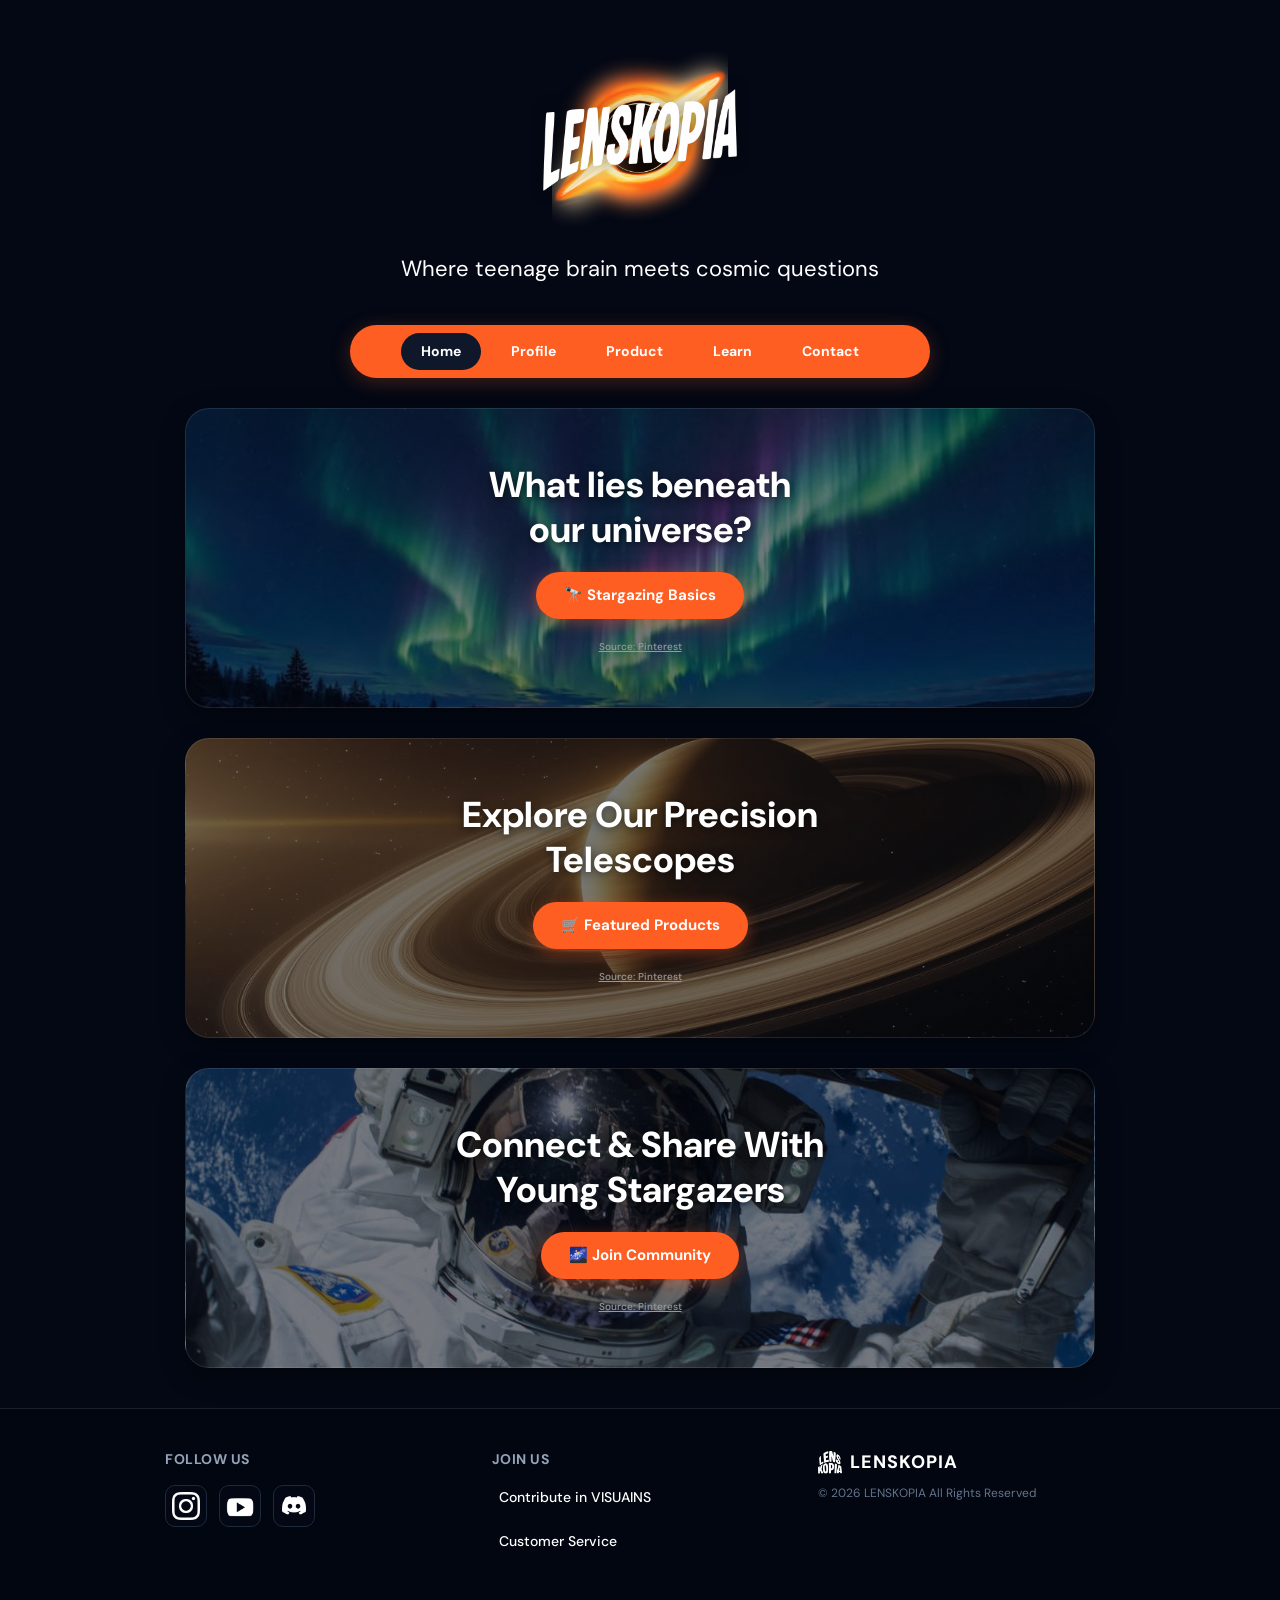
<file: index.html>
<html>
<head>
  <meta charset="UTF-8">
  <meta name="viewport" content="width=device-width, initial-scale=1.0">
   <link rel="preconnect" href="https://fonts.googleapis.com">
<link rel="preconnect" href="https://fonts.gstatic.com" crossorigin>
<link href="https://fonts.googleapis.com/css2?family=DM+Sans:ital,opsz,wght@0,9..40,100..1000;1,9..40,100..1000&family=Racing+Sans+One&family=Tilt+Warp&display=swap" rel="stylesheet">
<link href="style.css" rel="stylesheet">

  </head>
  
 <body>
 
 <header>
  <div class="logo-area">
     <img src="img/logo-one.png" width="220" height="220"  alt="LENSKOPIA">
     <h1></h1>
     <p>Where teenage brain meets cosmic questions</p>
   </div> 
  </header>
 <nav class="main-nav">
    <a href="index.html" class="nav-link active">Home</a>
    <a href="profil.html" class="nav-link">Profile</a>
    <a href="produk.html" class="nav-link">Product</a>
    <a href="learn.html" class="nav-link">Learn</a>
    <a href="./kontak.html" class="nav-link">Contact</a>
   
  </nav>
   
 <main class="home-container">

        <section class="banner-card card-stargazing" style="--bg-image: url('img/aurora.jfif');">
            <div class="banner-content">
                <h2>What lies beneath<br>our universe?</h2>
                <a href="https://youtube.com/playlist?list=PL8pl68pBv2SwhAIx0LYDMlofak4Z_4nuH&si=hbZ9jJc0BjFxRc49" class="banner-btn">🔭 Stargazing Basics</a>
                <a href="https://pin.it/4jLohJkTp" target="_blank" class="banner-source">Source: Pinterest</a>
            </div>
        </section>

        <section class="banner-card card-products" style="--bg-image: url('img/bg-7.jpg');">
            <div class="banner-content">
                <h2>Explore Our Precision<br>Telescopes</h2>
                <a href="produk.html" class="banner-btn">🛒 Featured Products</a>
                 <a href="https://pin.it/6GMBHS6rD" target="_blank" class="banner-source">Source: Pinterest</a>
            </div>
        </section>

        <section class="banner-card card-community" style="--bg-image: url('img/astro.jpg');">
            <div class="banner-content">
                <h2>Connect & Share With<br>Young Stargazers</h2>
                <a href="https://instagram.com/visuains" target="_blank" class="banner-btn">🌌 Join Community</a>
                <a href="https://pin.it/3AbptgezE" target="_blank" class="banner-source">Source: Pinterest</a>
            </div>
        </section>

    </main>
 
  <footer class="site-footer">
    <div class="footer-container">
    
        <div class="footer-col">
            <h3 class="footer-title">FOLLOW US</h3>
            <div class="social-links">
                <a href="https://www.instagram.com/visuains/" target="_blank" aria-label="Instagram">
                    <img src="img/ig.png" alt="Instagram">
                </a>
                <a href="https://www.youtube.com/icantcee/" target="_blank" aria-label="YouTube">
                    <img src="img/yt.png" alt="YouTube">
                </a>
                <a href="https://discord.gg/thnto" target="_blank" aria-label="Discord">
                    <img src="img/dc.png" alt="Discord">
                </a>
            </div>
        </div>
    
        <div class="footer-col">
            <h3 class="footer-title">JOIN US</h3>
            <ul class="footer-links">
                <li><a href="link gform" target="_blank">Contribute in VISUAINS</a></li>
                <li><a href="kontak.html">Customer Service</a></li>
            </ul>
        </div>

        <div class="footer-col footer-brand">
            <div class="brand-wrapper">
                <img src="img/logo-three.png" alt="LENSKOPIA Logo" class="footer-logo">
                <span class="brand-name">LENSKOPIA</span>
            </div>
            <p class="copyright-text">© 2026 LENSKOPIA All Rights Reserved</p>
        </div>

    </div>
</footer>
 </body>
</html>
</file>
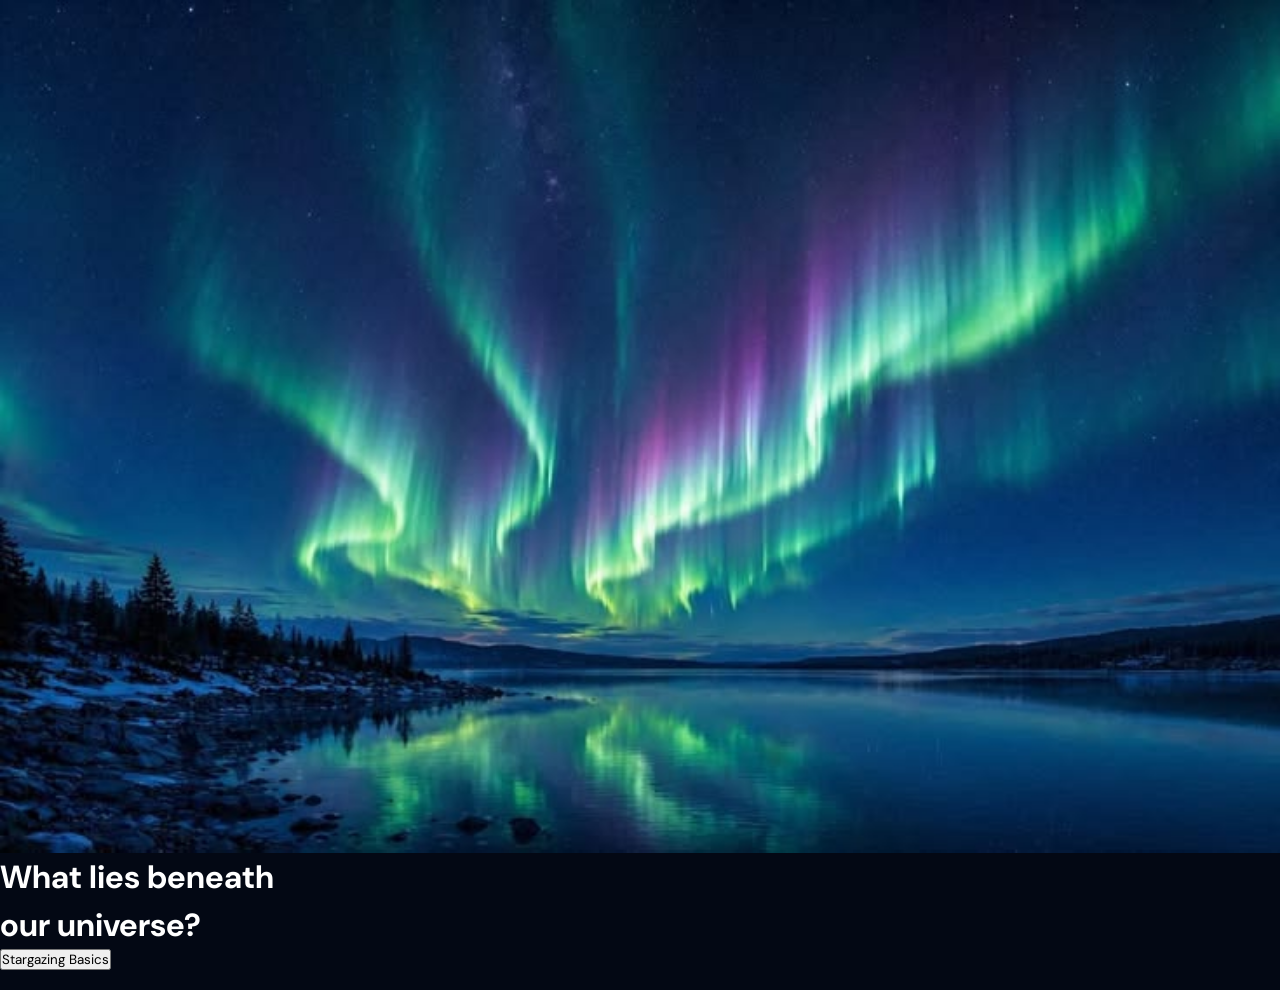
<file: home.html>
<html>
<head>
  <meta charset="UTF-8">
  <meta name="viewport" content="width=device-width, initial-scale=1.0">
   <link rel="preconnect" href="https://fonts.googleapis.com">
<link rel="preconnect" href="https://fonts.gstatic.com" crossorigin>
<link href="https://fonts.googleapis.com/css2?family=DM+Sans:ital,opsz,wght@0,9..40,100..1000;1,9..40,100..1000&family=Racing+Sans+One&family=Tilt+Warp&display=swap" rel="stylesheet">
<link href="style.css" rel="stylesheet">
   <title>Home</title>
</head>
 <body>

  <main>

  <section class="explore-property">
     <img src="img/aurora.jfif" alt="Aurora Borealis">
  </section>
  <div class="explore-display">
   <h1><strong>What lies beneath<br>our universe?</strong></h1>
   <a href="https://youtube.com/playlist?list=PL8pl68pBv2SwhAIx0LYDMlofak4Z_4nuH&si=Kd-19oKMVJn_vnhN" target="_blank">
   <button type="button" class="btn-exdis">Stargazing Basics</button>
   </a>
  </div>
     
  </main>
 </body>
</html>
</file>
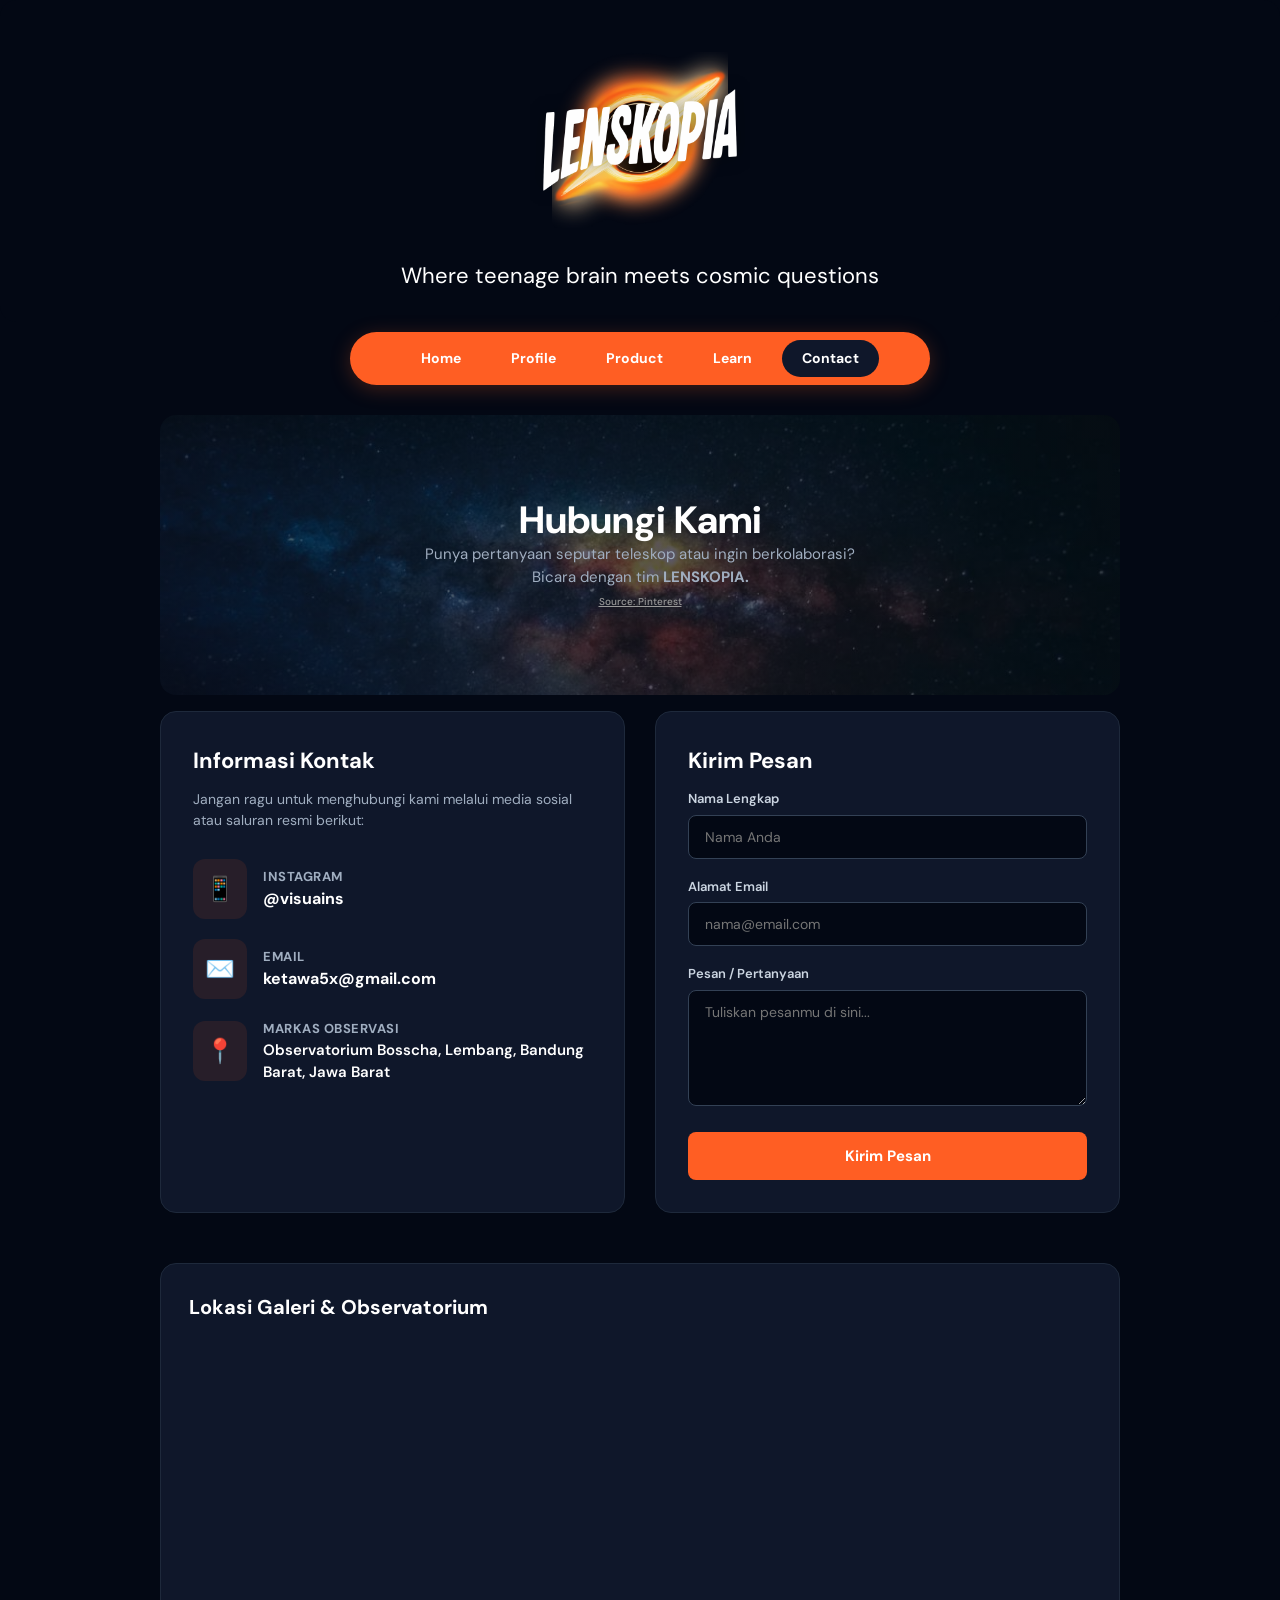
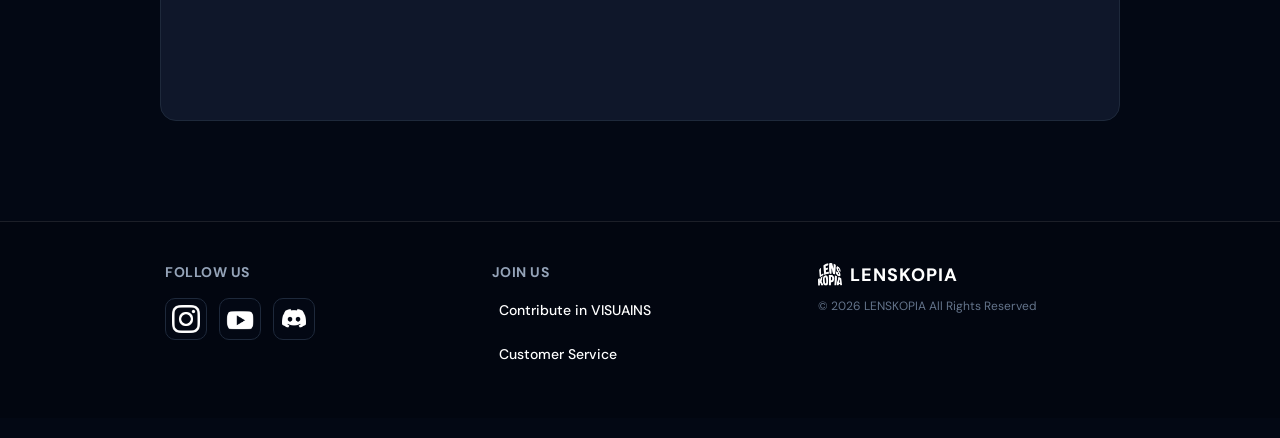
<file: kontak.html>
<!DOCTYPE html>
<html>
<head>
    <meta charset="UTF-8">
    <meta name="viewport" content="width=device-width, initial-scale=1.0">
    <title>Contact Us - LENSKOPIA</title>
    <link rel="preconnect" href="https://fonts.googleapis.com">
    <link rel="preconnect" href="https://fonts.gstatic.com" crossorigin>
    <link href="https://fonts.googleapis.com/css2?family=DM+Sans:ital,opsz,wght@0,9..40,100..1000;1,9..40,100..1000&display=swap" rel="stylesheet">
    <link rel="stylesheet" href="style.css">
</head>
<body>

    <header>
  <div class="logo-area">
     <img src="img/logo-one.png" width="220" height="220"  alt="LENSKOPIA">
     <h1></h1>
     <p>Where teenage brain meets cosmic questions</p>
   </div> 
  </header>
 <nav class="main-nav">
    <a href="index.html" class="nav-link">Home</a>
    <a href="profil.html" class="nav-link">Profile</a>
    <a href="produk.html" class="nav-link">Product</a>
    <a href="learn.html" class="nav-link">Learn</a>
    <a href="kontak.html" class="nav-link active">Contact</a>

  </nav>

    <main class="contact-container">

         <section class="flat-tab" style="--bg-image: url('img/bg-6.jpg');">
            <div class="con-content">
                <h2 class="con-title">
                    Hubungi Kami</h2>
                   <p class="tab-desc">Punya pertanyaan seputar teleskop atau ingin berkolaborasi?<br>Bicara dengan tim <b>LENSKOPIA.</b></p>
                    <a href="https://pin.it/3rjydHtIN" target="_blank" class="banner-source">Source: Pinterest</a>
            </div>
        </section>

        <div class="contact-grid">

            <section class="contact-info-card">
                <h2>Informasi Kontak</h2>
                <p class="info-desc">Jangan ragu untuk menghubungi kami melalui media sosial atau saluran resmi berikut:</p>

                <div class="info-list">
                    <div class="info-item">
                        <span class="info-icon">📱</span>
                        <div>
                            <h3>Instagram</h3>
                            <a href="https://instagram.com/visuains" target="_blank" class="social-link">@visuains</a>
                        </div>
                    </div>

                    <div class="info-item">
                        <span class="info-icon">✉️</span>
                        <div>
                            <h3>Email</h3>
                            <a href="mailto:ketawa5x@gmail.com" target="_blank" class="social-link">ketawa5x@gmail.com</a>
                        </div>
                    </div>

                    <div class="info-item">
                        <span class="info-icon">📍</span>
                        <div>
                            <h3>Markas Observasi</h3>
                            <p>Observatorium Bosscha, Lembang, Bandung Barat, Jawa Barat</p>
                        </div>
                    </div>
                </div>
            </section>

            <section class="contact-form-card">
                <h2>Kirim Pesan</h2>
                <form action="#" method="POST" class="contact-form">
                    <div class="form-group">
                        <label for="name">Nama Lengkap</label>
                        <input type="text" id="name" name="name" placeholder="Nama Anda" required>
                    </div>

                    <div class="form-group">
                        <label for="email">Alamat Email</label>
                        <input type="email" id="email" name="email" placeholder="nama@email.com" required>
                    </div>

                    <div class="form-group">
                        <label for="message">Pesan / Pertanyaan</label>
                        <textarea id="message" name="message" rows="5" placeholder="Tuliskan pesanmu di sini..." required></textarea>
                    </div>

                    <button type="submit" class="submit-btn">Kirim Pesan</button>
                </form>
            </section>

        </div>

        <section class="map-section">
            <h2>Lokasi Galeri & Observatorium</h2>
            <div class="iframe-wrapper">
                <iframe 
                    src="https://www.google.com/maps/embed?pb=!1m18!1m12!1m3!1d3961.423984180415!2d107.61466087587352!3d-6.827608866782552!2m3!1f0!2f0!3f0!3m2!1i1024!2i768!4f13.1!3m3!1m2!1s0x2e68e0e6ff052db7%3A0xa63a232f30b925b4!2sObservatorium%20Bosscha!5e0!3m2!1sid!2sid!4v1700000000000!5m2!1sid!2sid" 
                    width="100%" 
                    height="350" 
                    style="border:0;" 
                    allowfullscreen="" 
                    loading="lazy" 
                    referrerpolicy="no-referrer-when-downgrade">
                </iframe>
            </div>
        </section>

    </main>
<footer class="site-footer">
    <div class="footer-container">
        
        <div class="footer-col">
            <h3 class="footer-title">FOLLOW US</h3>
            <div class="social-links">
                <a href="https://www.instagram.com/visuains/" target="_blank" aria-label="Instagram">
                    <img src="img/ig.png" alt="Instagram">
                </a>
                <a href="https://www.youtube.com/icantcee/" target="_blank" aria-label="YouTube">
                    <img src="img/yt.png" alt="YouTube">
                </a>
                <a href="https://discord.gg/thnto" target="_blank" aria-label="Discord">
                    <img src="img/dc.png" alt="Discord">
                </a>
            </div>
        </div>

        <div class="footer-col">
            <h3 class="footer-title">JOIN US</h3>
            <ul class="footer-links">
                <li><a href="link gform" target="_blank">Contribute in VISUAINS</a></li>
                <li><a href="kontak.html">Customer Service</a></li>
            </ul>
        </div>

        <div class="footer-col footer-brand">
            <div class="brand-wrapper">
                <img src="img/logo-three.png" alt="LENSKOPIA Logo" class="footer-logo">
                <span class="brand-name">LENSKOPIA</span>
            </div>
            <p class="copyright-text">© 2026 LENSKOPIA All Rights Reserved</p>
        </div>

    </div>
</footer>

</body>
</html>
</file>
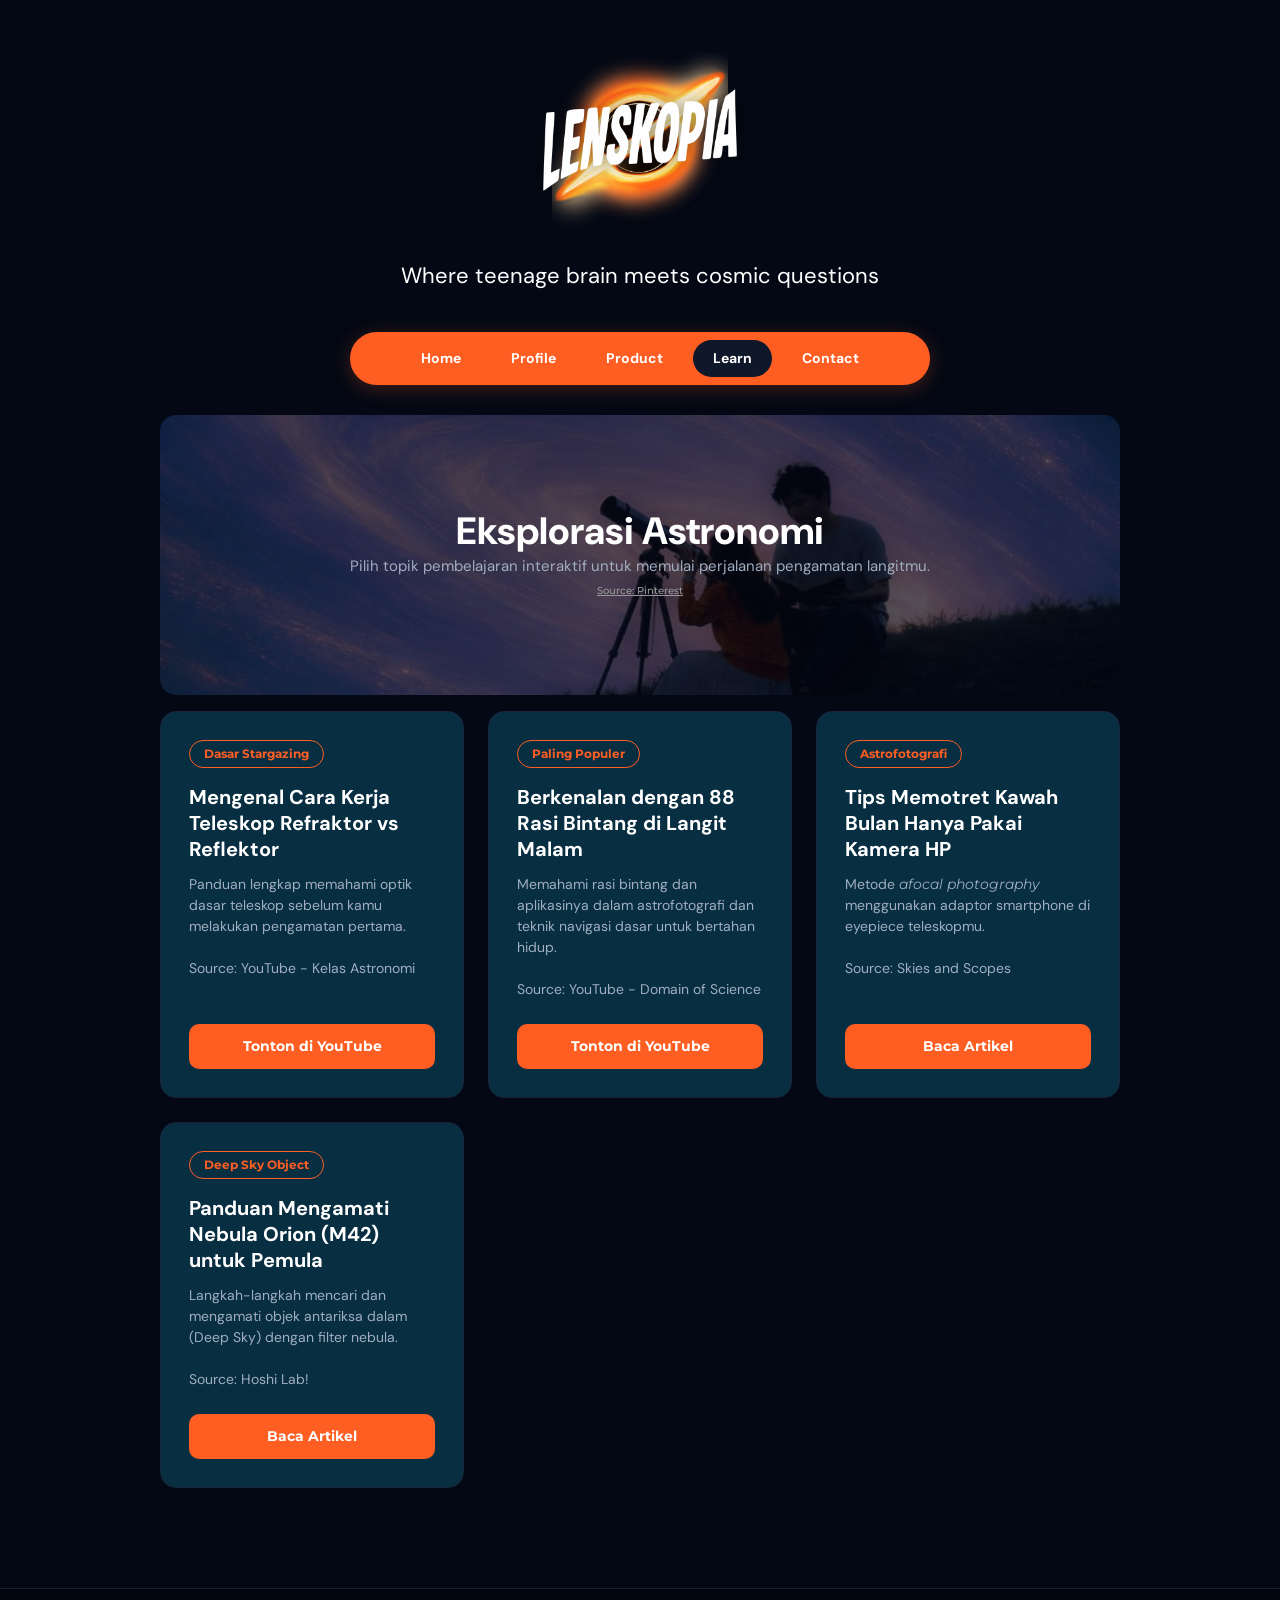
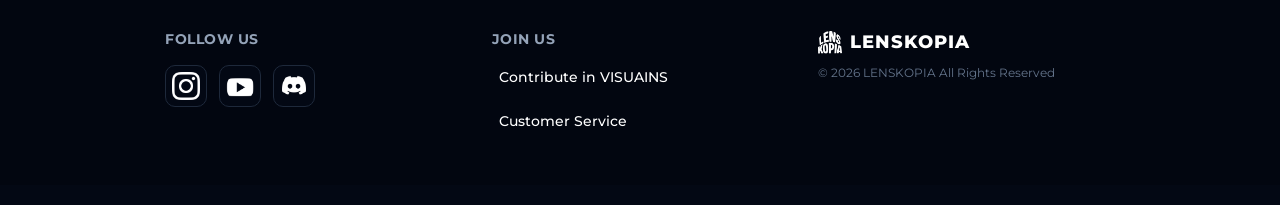
<file: learn.html>
<!DOCTYPE html>
<html>
<head>
    <meta charset="UTF-8">
    <meta name="viewport" content="width=device-width, initial-scale=1.0">
    <title>Learn Astronomy - LENSKOPIA</title>
    <link rel="preconnect" href="https://fonts.googleapis.com">
    <link rel="preconnect" href="https://fonts.gstatic.com" crossorigin>
    <link href="https://fonts.googleapis.com/css2?family=Montserrat:wght@400;600;700;800&family=DM+Sans:ital,opsz,wght@0,9..40,100..1000;1,9..40,100..1000&display=swap" rel="stylesheet">
    <link rel="stylesheet" href="style.css">
</head>
<body>

     <header>
  <div class="logo-area">
     <img src="img/logo-one.png" width="220" height="220"  alt="LENSKOPIA">
     <h1></h1>
     <p>Where teenage brain meets cosmic questions</p>
   </div> 
  </header>

    <nav class="main-nav">
        <a href="index.html" class="nav-link">Home</a>
        <a href="profil.html" class="nav-link">Profile</a>
        <a href="produk.html" class="nav-link">Product</a>
        <a href="learn.html" class="nav-link active">Learn</a>
        <a href="kontak.html" class="nav-link">Contact</a>
     
    </nav>

    <main class="learn-container">

        <section class="flat-tab" style="--bg-image: url('img/bg-1.jpg');">
            <div class="con-content">
                <h2 class="con-title">
                    Eksplorasi Astronomi</h2>
                   <p class="tab-desc">Pilih topik pembelajaran interaktif untuk memulai perjalanan pengamatan langitmu.</p>
                    <a href="https://pin.it/7rWkfKcGw" target="_blank" class="banner-source">Source: Pinterest</a>
            </div>
        </section>

    
        <section class="card-grid">
        
            <div class="learn-card">
                <span class="card-badge">Dasar Stargazing</span>
                <h2>Mengenal Cara Kerja Teleskop Refraktor vs Reflektor</h2>
                <p>Panduan lengkap memahami optik dasar teleskop sebelum kamu melakukan pengamatan pertama.<br><br>Source: YouTube - Kelas Astronomi </p>
                <a href="https://youtu.be/Re-ePLuFJLo?si=fx7RcTBPslJiXoBT" target="_blank" class="card-btn">Tonton di YouTube</a>
            </div>

            <div class="learn-card">
                <span class="card-badge">Paling Populer</span>
                <h2>Berkenalan dengan 88 Rasi Bintang di Langit Malam</h2>
                <p>Memahami rasi bintang dan aplikasinya dalam astrofotografi dan teknik navigasi dasar untuk bertahan hidup.<br><br>Source: YouTube - Domain of Science</p>
                <a href="https://youtu.be/3P2GVocbw9o?si=F6LMmkmw0rIthYfr" target="_blank" class="card-btn">Tonton di YouTube</a>
            </div>

            <div class="learn-card">
                <span class="card-badge">Astrofotografi</span>
                <h2>Tips Memotret Kawah Bulan Hanya Pakai Kamera HP</h2>
                <p>Metode <i>afocal photography</i> menggunakan adaptor smartphone di eyepiece teleskopmu.<br><br>Source: Skies and Scopes</p>
                <a href="https://skiesandscopes.com/moon-photography-with-your-phone/" target="_blank" class="card-btn">Baca Artikel</a>
            </div>

            <div class="learn-card">
                <span class="card-badge">Deep Sky Object</span>
                <h2>Panduan Mengamati Nebula Orion (M42) untuk Pemula</h2>
                <p>Langkah-langkah mencari dan mengamati objek antariksa dalam (Deep Sky) dengan filter nebula.<br><br>Source: Hoshi Lab!</p>
                <a href="https://stargazing-guide.com/en/deep-sky/m42-orion-nebula" target="_blank" class="card-btn">Baca Artikel</a>
            </div>

        </section>
    </main>

    <footer class="site-footer">
    <div class="footer-container">
        
        <div class="footer-col">
            <h3 class="footer-title">FOLLOW US</h3>
            <div class="social-links">
                <a href="https://www.instagram.com/visuains/" target="_blank" aria-label="Instagram">
                    <img src="img/ig.png" alt="Instagram">
                </a>
                <a href="https://www.youtube.com/icantcee/" target="_blank" aria-label="YouTube">
                    <img src="img/yt.png" alt="YouTube">
                </a>
                <a href="https://discord.gg/thnto" target="_blank" aria-label="Discord">
                    <img src="img/dc.png" alt="Discord">
                </a>
            </div>
        </div>

        <div class="footer-col">
            <h3 class="footer-title">JOIN US</h3>
            <ul class="footer-links">
                <li><a href="link gform" target="_blank">Contribute in VISUAINS</a></li>
                <li><a href="kontak.html">Customer Service</a></li>
            </ul>
        </div>

        <div class="footer-col footer-brand">
            <div class="brand-wrapper">
                <img src="img/logo-three.png" alt="LENSKOPIA Logo" class="footer-logo">
                <span class="brand-name">LENSKOPIA</span>
            </div>
            <p class="copyright-text">© 2026 LENSKOPIA All Rights Reserved</p>
        </div>

    </div>
</footer>

</body>
</html>
</file>
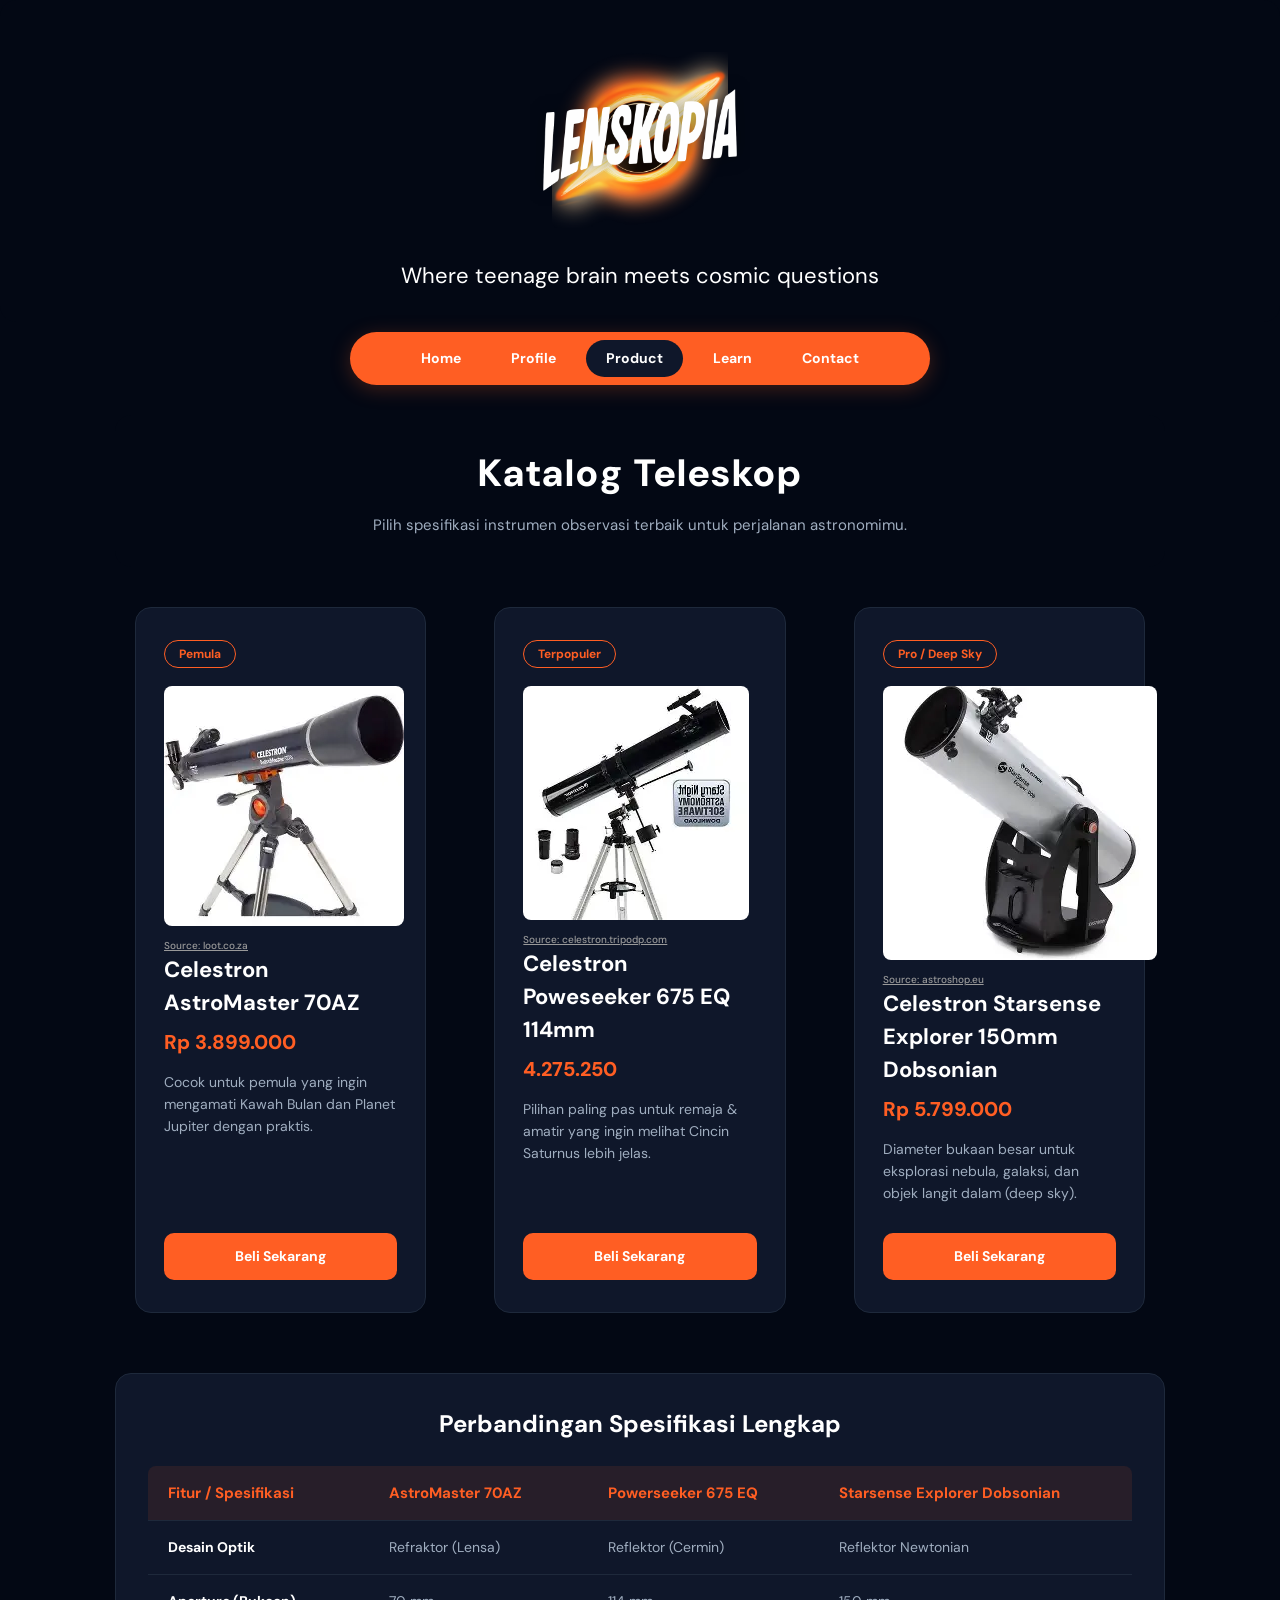
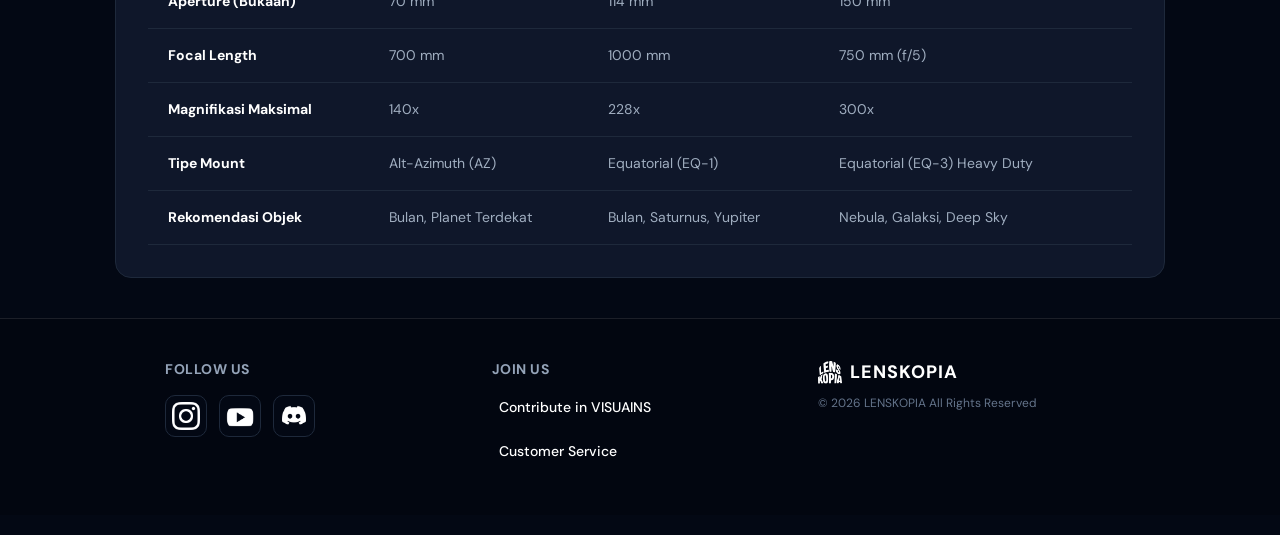
<file: produk.html>
<!DOCTYPE html>
<html>
<head>
    <meta charset="UTF-8">
    <meta name="viewport" content="width=device-width, initial-scale=1.0">
    <title>Katalog Produk - LENSKOPIA</title>
    <!-- Google Fonts: DM Sans -->
    <link rel="preconnect" href="https://fonts.googleapis.com">
    <link rel="preconnect" href="https://fonts.gstatic.com" crossorigin>
    <link href="https://fonts.googleapis.com/css2?family=DM+Sans:ital,opsz,wght@0,9..40,100..1000;1,9..40,100..1000&display=swap" rel="stylesheet">
    <link rel="stylesheet" href="style.css">
</head>
<body>

     <header>
  <div class="logo-area">
     <img src="img/logo-one.png" width="220" height="220"  alt="LENSKOPIA">
     <h1></h1>
     <p>Where teenage brain meets cosmic questions</p>
   </div> 
  </header>

    <nav class="main-nav">
        <a href="index.html" class="nav-link">Home</a>
        <a href="profil.html" class="nav-link">Profile</a>
        <a href="produk.html" class="nav-link active">Product</a>
        <a href="learn.html" class="nav-link">Learn</a>
        <a href="kontak.html" class="nav-link">Contact</a>

    </nav>

    <main class="product-container">
  
        <header class="product-header">
            <h1>Katalog Teleskop</h1>
            <p>Pilih spesifikasi instrumen observasi terbaik untuk perjalanan astronomimu.</p>
        </header>

        <section class="product-grid">
            
            <article class="product-card">
                <span class="product-badge">Pemula</span>
                <img src="img/tl-1.webp">
                 <a href="https://sl.bing.net/b1S0tOlEFem" target="_blank" class="banner-source">Source: loot.co.za</a>
                <h2>Celestron AstroMaster 70AZ</h2>
                <div class="product-price">Rp 3.899.000</div>
                <p>Cocok untuk pemula yang ingin mengamati Kawah Bulan dan Planet Jupiter dengan praktis.</p>
                <a href="mailto:ketawa5x@gmail.com" class="product-btn">Beli Sekarang</a>
            </article>

            <article class="product-card">
                <span class="product-badge">Terpopuler</span>
                <img src="img/tl-2.webp">
                 <a href="https://sl.bing.net/iUmh1rRi4LA" target="_blank" class="banner-source">Source: celestron.tripodp.com</a>
                <h2>Celestron Poweseeker 675 EQ 114mm </h2>
                <div class="product-price">4.275.250</div>
                <p>Pilihan paling pas untuk remaja & amatir yang ingin melihat Cincin Saturnus lebih jelas.</p>
                <a href="mailto:ketawa5x@gmail.com" class="product-btn">Beli Sekarang</a>
            </article>

            <article class="product-card">
                <span class="product-badge">Pro / Deep Sky</span>
                <img src="img/tl-3.webp">
                 <a href="https://sl.bing.net/Jb2QBTXD2q" target="_blank" class="banner-source">Source: astroshop.eu</a>
                <h2>Celestron Starsense Explorer 150mm Dobsonian</h2>
                <div class="product-price">Rp 5.799.000</div>
                <p>Diameter bukaan besar untuk eksplorasi nebula, galaksi, dan objek langit dalam (deep sky).</p>
                <a href="mailto:ketawa5x@gmail.com" class="product-btn">Beli Sekarang</a>
            </article>

        </section>

        <section class="spec-section">
            <h2>Perbandingan Spesifikasi Lengkap</h2>
            <div class="table-wrapper">
            <table class="spec-table">
                <thead>
                 <tr>
                    <th>Fitur / Spesifikasi</th>
                    <th>AstroMaster 70AZ</th>
                    <th>Powerseeker 675 EQ</th>
                    <th>Starsense Explorer Dobsonian</th>
                </tr>
                </thead>
                <tbody>
                <tr>
                    <td>Desain Optik</td>
                    <td>Refraktor (Lensa)</td>
                    <td>Reflektor (Cermin)</td>
                    <td>Reflektor Newtonian</td>
                </tr>
                <tr>
                    <td>Aperture (Bukaan)</td>
                    <td>70 mm</td>
                    <td>114 mm</td>
                    <td>150 mm</td>
                        </tr>
                        <tr>
                            <td>Focal Length</td>
                            <td>700 mm</td>
                            <td>1000 mm</td>
                            <td>750 mm (f/5)</td>
                        </tr>
                        <tr>
                            <td>Magnifikasi Maksimal</td>
                            <td>140x</td>
                            <td>228x</td>
                            <td>300x</td>
                        </tr>
                        <tr>
                            <td>Tipe Mount</td>
                            <td>Alt-Azimuth (AZ)</td>
                            <td>Equatorial (EQ-1)</td>
                            <td>Equatorial (EQ-3) Heavy Duty</td>
                        </tr>
                        <tr>
                            <td>Rekomendasi Objek</td>
                            <td>Bulan, Planet Terdekat</td>
                            <td>Bulan, Saturnus, Yupiter</td>
                            <td>Nebula, Galaksi, Deep Sky</td>
                        </tr>
                    </tbody>
                </table>
            </div>
        </section>

    </main>

<footer class="site-footer">
    <div class="footer-container">
        
        <div class="footer-col">
            <h3 class="footer-title">FOLLOW US</h3>
            <div class="social-links">
                <a href="https://www.instagram.com/visuains/" target="_blank" aria-label="Instagram">
                    <img src="img/ig.png" alt="Instagram">
                </a>
                <a href="https://www.youtube.com/icantcee/" target="_blank" aria-label="YouTube">
                    <img src="img/yt.png" alt="YouTube">
                </a>
                <a href="https://discord.gg/thnto" target="_blank" aria-label="Discord">
                    <img src="img/dc.png" alt="Discord">
                </a>
            </div>
        </div>

        <div class="footer-col">
            <h3 class="footer-title">JOIN US</h3>
            <ul class="footer-links">
                <li><a href="link gform" target="_blank">Contribute in VISUAINS</a></li>
                <li><a href="kontak.html">Customer Service</a></li>
            </ul>
        </div>

        <div class="footer-col footer-brand">
            <div class="brand-wrapper">
                <img src="img/logo-three.png" alt="LENSKOPIA Logo" class="footer-logo">
                <span class="brand-name">LENSKOPIA</span>
            </div>
            <p class="copyright-text">© 2026 LENSKOPIA All Rights Reserved</p>
        </div>

    </div>
</footer>

</body>
</html>
</file>
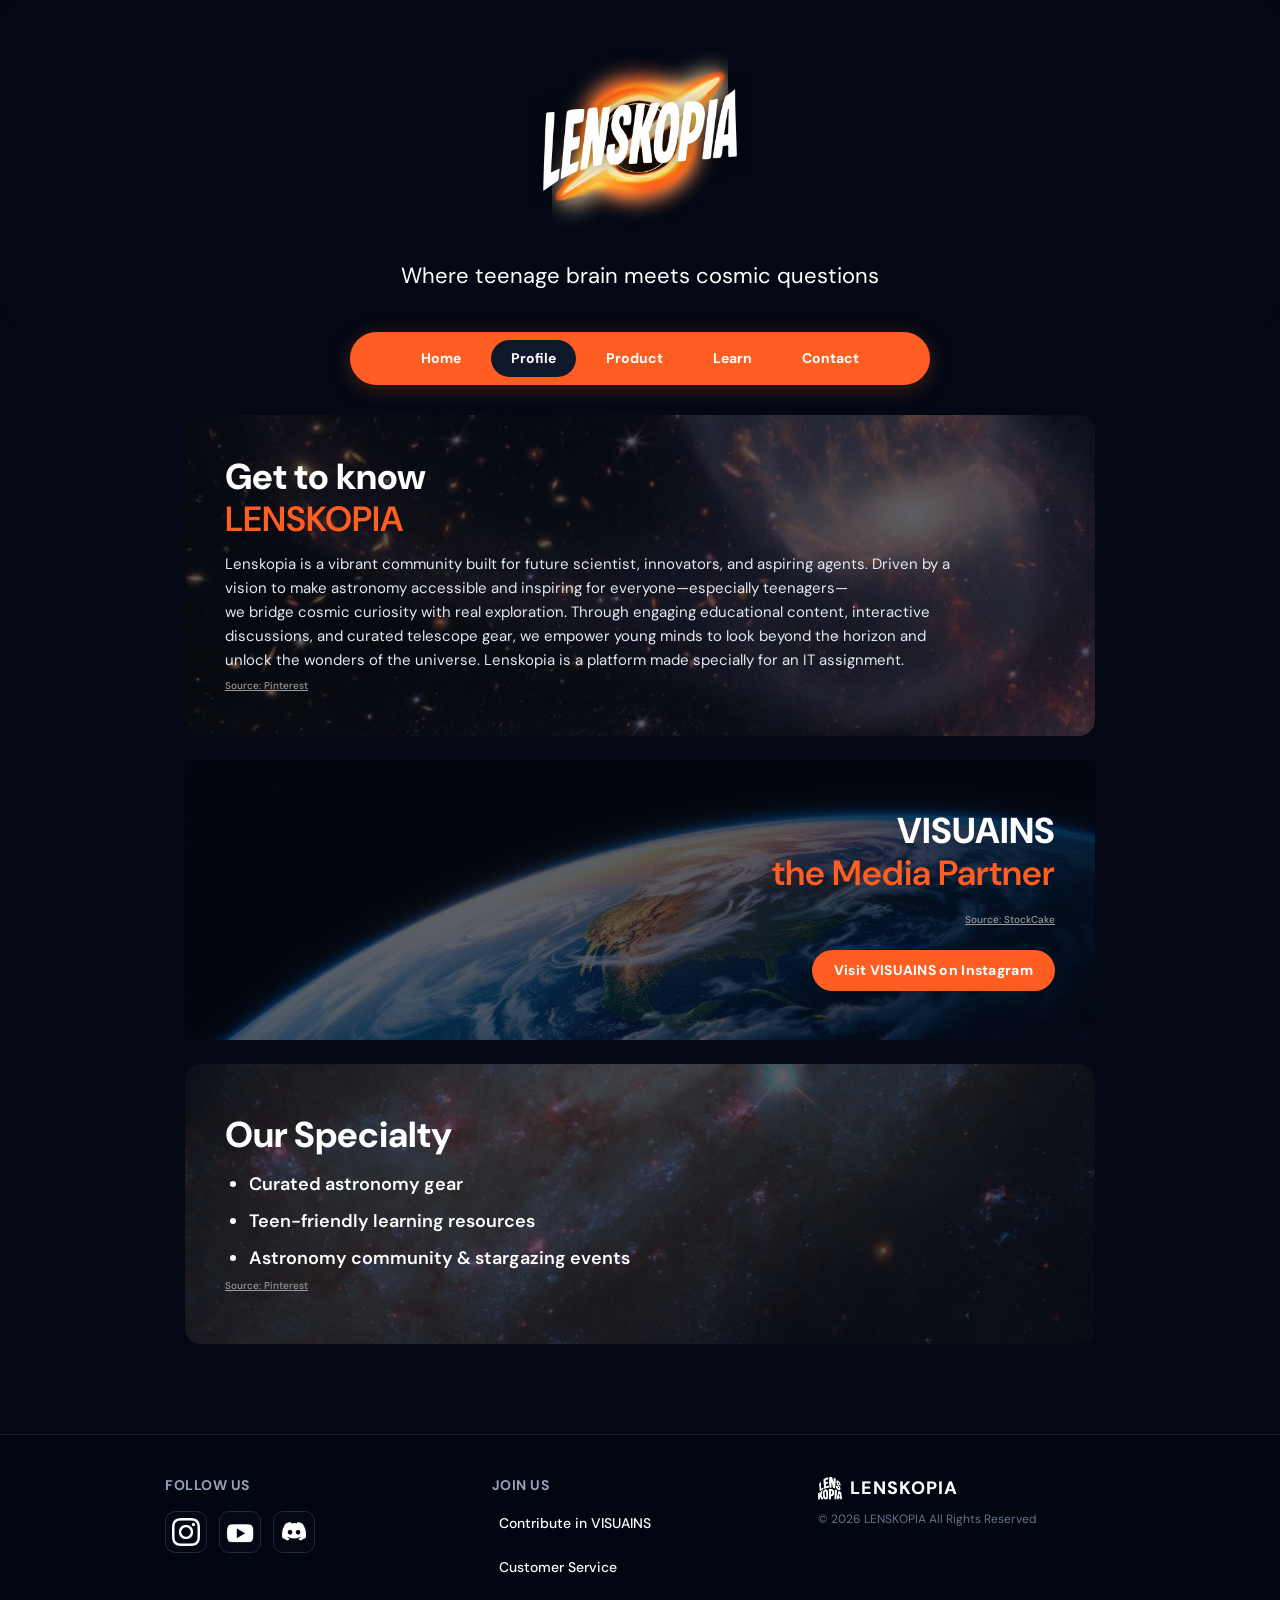
<file: profil.html>
<!DOCTYPE html>
<html>
<head>
    <meta charset="UTF-8">
    <meta name="viewport" content="width=device-width, initial-scale=1.0">
    <title>LENSKOPIA - Profile</title>
    <link rel="preconnect" href="https://fonts.googleapis.com">
    <link rel="preconnect" href="https://fonts.gstatic.com" crossorigin>
    <link href="https://fonts.googleapis.com/css2?family=DM+Sans:ital,opsz,wght@0,9..40,100..1000;1,9..40,100..1000&display=swap" rel="stylesheet">
    <link rel="stylesheet" href="style.css">
</head>
<body>

    <header>
  <div class="logo-area">
     <img src="img/logo-one.png" width="220" height="220"  alt="LENSKOPIA">
     <h1></h1>
     <p>Where teenage brain meets cosmic questions</p>
   </div> 
  </header>

    <nav class="main-nav">
        <a href="index.html" class="nav-link">Home</a>
        <a href="profil.html" class="nav-link active">Profile</a>
        <a href="produk.html" class="nav-link">Product</a>
        <a href="learn.html" class="nav-link">Learn</a>
        <a href="kontak.html" class="nav-link">Contact</a>
        
    </nav>
    <main class="profile-container-flat">

       <section class="flat-section" style="--bg-image: url('img/webb.jpg');">
            <div class="flat-content">
                <h2 class="lenskopia-title">
                    Get to know 
                    <span class="sub-subtitle">LENSKOPIA</span>
                </h2>
                <p class="section-desc">
                    Lenskopia is a vibrant community built for future scientist, innovators, and aspiring agents.
                  Driven by a vision to make astronomy accessible and inspiring for everyone—especially teenagers—<br>we bridge
                  cosmic curiosity with real exploration. Through engaging educational content, interactive discussions, and
                  curated telescope gear, we empower young minds to look beyond the horizon and unlock the wonders of the universe. Lenskopia is a platform made specially for an IT assignment.
                </p>
                 <a href="https://pin.it/44hMxvhNV" target="_blank" class="banner-source">Source: Pinterest</a>
            </div>
        </section>

        <section class="flat-section visuains-section" style="--bg-image: url('img/bg-2.jpg');">
            <div class="flat-content text-right">
                <h2 class="visuains-title">
                    VISUAINS 
                    <span class="sub-subtitle">the Media Partner</span>
                </h2>
                 <a href="https://share.google/f1qyku49WFMh7kUXS" target="_blank" class="banner-source">Source: StockCake</a>
                <p class="section-desc"></p>
                <div class="btn-wrapper-right">
                    <a href="https://www.instagram.com/visuains/" target="_blank" class="btn-ig">
                        Visit VISUAINS on Instagram
                    </a>
            </div></div>
        </section>

        <section class="flat-section" style="--bg-image: url('img/bg-8.jfif');">
            <div class="flat-content">
                <h2>Our Specialty</h2>
                <ul class="specialty-bullet-list">
                    <li>Curated astronomy gear</li>
                    <li>Teen-friendly learning resources</li>
                    <li>Astronomy community & stargazing events</li>
                </ul>
                <a href="https://pin.it/PWFQFDB85" target="_blank" class="banner-source">Source: Pinterest</a>
            </div>
        </section>

    </main>

    <footer class="site-footer">
        <div class="footer-container">
            
            <div class="footer-col">
                <h3 class="footer-title">FOLLOW US</h3>
                <div class="social-links">
                    <a href="https://www.instagram.com/visuains/" target="_blank" aria-label="Instagram">
                        <img src="img/ig.png" alt="Instagram">
                    </a>
                    <a href="https://www.youtube.com/icantcee/" target="_blank" aria-label="YouTube">
                        <img src="img/yt.png" alt="YouTube">
                    </a>
                    <a href="https://discord.gg/thnto" target="_blank" aria-label="Discord">
                        <img src="img/dc.png" alt="Discord">
                    </a>
                </div>
            </div>

            <div class="footer-col">
                <h3 class="footer-title">JOIN US</h3>
                <ul class="footer-links">
                    <li><a href="link gform" target="_blank">Contribute in VISUAINS</a></li>
                    <li><a href="kontak.html">Customer Service</a></li>
                </ul>
            </div>

            <div class="footer-col footer-brand">
                <div class="brand-wrapper">
                    <img src="img/logo-three.png" alt="LENSKOPIA Logo" class="footer-logo">
                    <span class="brand-name">LENSKOPIA</span>
                </div>
                <p class="copyright-text">© 2026 LENSKOPIA All Rights Reserved</p>
            </div>

        </div>
    </footer>

</body>
</html>
</file>
<file: style.css>
/* =========================
   RESET
   ========================= */

* {
    margin: 0;
    padding: 0;
    box-sizing: border-box;
}

html {
  scroll-behavior: smooth;
  cursor: smooth;
}

.racing-sans-one-regular {
  font-family: "Racing Sans One", sans-serif;
  font-weight: 200;
  font-style: normal;
  letter-spacing: 50px;
}

.tilt-warp {
  font-family: "Tilt Warp", sans-serif;
  font-optical-sizing: auto;
  font-weight: 400;
  font-style: normal;
  font-variation-settings:
    "XROT" 0,
    "YROT" 0;
}


.dm-sans {
  font-family: "DM Sans", sans-serif;
  font-optical-sizing: auto;
  font-weight: weight;
  font-style: normal;
}

/* =========================
   BODY
   ========================= */

body {
    font-family: Arial, Helvetica, sans-serif;
    background-color: transparent;
    color: #333;
    overflow-x: hidden;
    margin: 0;
    padding: 0;
}


/* =========================
   HEADER
   ========================= */

header {
    background-color: #030814;
    border-radius: 16px;
    color: white;
    text-align: center;
    padding: 30px;
    
}

header h1 {
    margin-bottom: 2px;
    font-size: 62px;
    font-family:'Racing Sans One';
    letter-spacing: 2px;
    transition: transform 0.2s ease;
   
}

header p {
    font-size: 16px;
    font-family: 'DM Sans';
    font-size: 22px;
   
}

.logo-area {
    font-family: 'Racing Sans One', sans-serif;

}

/* =========================
   MENU NAVIGASI
   ========================= */

.main-nav {
    display: flex;
    justify-content: center;
    align-items: center;
    gap: 12px;
    background-color: #ff5e23;
    padding: 10px 16px;
    border-radius: 50px;
    max-width: 650px;
    margin: 15px auto 40px;
    box-shadow: 0 4px 20px rgba(255, 94, 35, 0.25);
}

.nav-link {
    color: #ffffff;
    text-decoration: none;
    font-weight: 700;
    font-size: 14px;
    padding: 8px 18px;
    border-radius: 20px;
    transition: all 0.2s ease;
}

.nav-link.active {
    background-color: #43a3d7;
}
.nav-link:hover {
    background-color: #030814;
    color: #ffffff;
}

/* ==========================================
   3. HOME BANNER CARDS STYLES
   ========================================== */
.home-container {
    max-width: 950px;
    margin: 0 auto;
    padding: 0 20px;
    display: flex;
    flex-direction: column;
    gap: 30px; /* Jarak antar card panjang */
}

/* Base Banner Card dengan Background Image & Dark Overlay */
.banner-card {
    position: relative;
    width: 100%;
    min-height: 300px;
    border-radius: 24px;
    overflow: hidden;
    display: flex;
    align-items: center;
    justify-content: center;
    padding: 40px 30px;
    
    /* Background Image dengan Dark Layer agar Teks Jelas */
    background-image: linear-gradient(
        rgba(3, 8, 20, 0.55), 
        rgba(3, 8, 20, 0.55)
    ), var(--bg-image);
    background-size: cover;
    background-position: center;
    
    /* Border halus & Transition */
    border: 1px solid rgba(255, 255, 255, 0.1);
    box-shadow: 0 8px 24px rgba(0, 0, 0, 0.4);
    transition: transform 0.3s ease, border-color 0.3s ease, box-shadow 0.3s ease;
}

.banner-card:hover {
    transform: translateY(-4px);
    border-color: #ffffff;
    box-shadow: 0 12px 32px rgba(255, 94, 35, 0.15);
}

/* Konten Teks & Tombol di Dalam Card */
.banner-content {
    text-align: center;
    display: flex;
    flex-direction: column;
    align-items: center;
    gap: 20px;
    z-index: 2;
}

.banner-content h2 {
    font-size: 36px;
    font-weight: 800;
    line-height: 1.25;
    color: #ffffff;
    text-shadow: 0 2px 10px rgba(0, 0, 0, 0.6);
}

/* Tombol Oranye Khas di Dalam Card */
.banner-btn {
    display: inline-flex;
    align-items: center;
    gap: 8px;
    background-color: #ff5e23;
    color: #ffffff;
    text-decoration: none;
    font-size: 15px;
    font-weight: 700;
    padding: 12px 28px;
    border-radius: 30px;
    box-shadow: 0 4px 15px rgba(255, 94, 35, 0.4);
    transition: all 0.2s ease;
}

.banner-btn:hover {
    background-color: #e04d16;
    transform: scale(1.03);
}

.banner-source {
    display: inline-flex;
    align-items: center;
    gap: 5px;
    color: #999999;
    font-size: 10px;
    font-weight: 500;
}

.banner-source:hover {
    color: #ffffff;
    transition: 0.5s;

}


/* =========================
   FOOTER
   ========================= */

.site-footer {
    background-color: #0f172a; /* Slate Dark Blue */
    border-top: 1px solid #1e293b;
    margin-top: 80px;
    padding: 50px 20px 30px;
    color: #ffffff;
}

.footer-container {
    max-width: 1050px;
    margin: 0 auto;
    display: flex;
    flex-wrap: wrap;
    justify-content: space-between;
    align-items: flex-start;
    gap: 40px;
}

.footer-col {
    flex: 1;
    min-width: 220px;
}

/* Judul Kolom */
.footer-title {
    font-size: 14px;
    font-weight: 800;
    color: #ffffff; 
    letter-spacing: 1px;
    margin-bottom: 18px;
    text-transform: uppercase;
}

/* Social Media Icons Wrapper */
.social-links {
    display: flex;
    align-items: center;
    gap: 16px;
}

.social-links a {
    display: inline-flex;
    align-items: center;
    justify-content: center;
    width: 42px;
    height: 42px;
    background-color: #030814;
    border: 1px solid #1e293b;
    border-radius: 10px;
    transition: all 0.3s ease;
}

.social-links a:hover {
    border-color: #ffffff;
    transform: translateY(-3px);
    box-shadow: 0 4px 12px rgba(255, 94, 35, 0.25);
}

.social-links img {
    width: 22px;
    height: 22px;
    object-fit: contain;
}

/* List Link Join Us */
.footer-links {
    list-style: none;
    padding: 0;
    margin: 0;
}

.footer-links li {
    margin-bottom: 12px;
}

.footer-links a {
    color: #a0aec0;
    text-decoration: none;
    font-size: 14px;
    font-weight: 500;
    transition: color 0.2s ease;
}

.footer-links a:hover {
    color: #ffffff;
}

/* Brand & Copyright Section */
.footer-brand {
    display: flex;
    flex-direction: column;
    align-items: flex-start;
}

.brand-wrapper {
    display: flex;
    align-items: center;
    gap: 12px;
    margin-bottom: 12px;
}

.footer-logo {
    width: 32px;
    height: auto;
}

.brand-name {
    font-size: 18px;
    font-weight: 800;
    letter-spacing: 1px;
    color: #ffffff;
}

.copyright-text {
    font-size: 13px;
    color: #64748b;
    line-height: 1.5;
}

/* Responsive Layout untuk Layar Smartphone */
@media (max-width: 768px) {
    .footer-container {
        flex-direction: column;
        gap: 30px;
    }
    
    .footer-col {
        width: 100%;
    }
}


/* =========================
   RESPONSIVE
   ========================= */

@media screen and (max-width: 600px) {

    header h1 {
        font-size: 24px;
    }

    nav a {
        display: block;
        margin: 5px 20px;
    }

    main {
        width: 95%;
    }

    iframe {
        height: 400px;
    }
}

/*HALAMAN HOME*/

.hero-overlay {
    width: 100%;
    margin: 0;
    padding: 0;
    background-color: transparent;
}

.explore-property img {
    width: 100%;
    height: auto;
    display: block;
    background-color: transparent;
}

.hero-section h2 {
    font-size: 38px;
    font-weight: 700;
    font-family: 'DM Sans';
    gap: 3px;
    line-height: 35px;
    margin-bottom: 12px;
    letter-spacing: 1px;
    align-items: baseline;
}

.btn-hero {
  justify-content: center;
  background-color:#ff5f1f;
  border-radius: 50px;
  border: none;
  align-items: center;
  font-family: 'DM Sans';
  font-weight: 570;
  display: inline-flex;
  cursor: pointer;
  padding: 14px 32px;
  color: #ffffff;
  text-decoration: none;
  transition: 0.2s;
  box-shadow: 0 4px 15px rgba(255, 94, 35, 0.3);
}

.btn-hero :hover {
  background-color: #e04f16;
}

/* ==========================================
               CONTACT PAGE
   ========================================== */
.flat-tab {
    position: relative;
    width: 100%;
    min-height: 280px;
    padding: 40px;
    border-radius: 16px;
    margin-bottom: 16px;

    /* Background Image dengan Dark Layer Overlay */
    background-image: linear-gradient(
        rgba(3, 8, 20, 0.65), 
        rgba(3, 8, 20, 0.65)
    ), var(--bg-image);
    background-size: cover;
    background-position: center;
    
    display: flex;
    align-items: center;
}

.con-content {
    max-width: 750px;
    text-align: center;
    margin: auto;
}

.con-title {
    font-size: 38px;
    font-weight: 800;
    font-family: 'DM Sans';
    line-height: 1.2;
    color: #ffffff;
    text-align: center;


}

.con-desc {
    font-size: 15px;
    color: #a0aec0;
    font-family: 'DM Sans';
    text-align: center;

}

.contact-container {
    max-width: 1000px;
    margin: 0 auto;
    padding: 0 20px 60px;
    background-color: transparent;
}

.contact-header {
    text-align: center;
    margin-bottom: 40px;
    background-color: transparent;
    border-radius: 16px;
}

.contact-header h1 {
    font-size: 38px;
    font-weight: 800;
    color: #ffffff;
    margin-bottom: 10px;
    font-family: 'DM Sans'
}

.contact-header p {
    font-size: 15px;
    color: #a0aec0;
}


.contact-grid {
    display: grid;
    grid-template-columns: repeat(auto-fit, minmax(320px, 1fr));
    gap: 30px;
    margin-bottom: 50px;
}


.contact-info-card,
.contact-form-card {
    background-color: #0f172a; 
    border: 1px solid #1e293b;
    border-radius: 16px;
    padding: 32px;
}

.contact-info-card h2,
.contact-form-card h2 {
    font-size: 22px;
    font-weight: 700;
    color: #ffffff;
    font-family:'DM Sans';
    margin-bottom: 12px;
}

.info-desc {
    font-size: 14px;
    color: #a0aec0;
    margin-bottom: 28px;
    line-height: 1.5;
}

.info-list {
    display: flex;
    flex-direction: column;
    gap: 20px;
}

.info-item {
    display: flex;
    align-items: center;
    gap: 16px;
    color: #ffffff;
}

.info-icon {
    font-size: 24px;
    background-color: rgba(255, 94, 35, 0.1);
    padding: 12px;
    border-radius: 12px;
}

.info-item h3 {
    font-size: 13px;
    color: #a0aec0;
    text-transform: uppercase;
    letter-spacing: 0.5px;
}

.info-item p {
    font-size: 15px;
    color: #ffffff;
    font-weight: 600;
}

.social-link {
    color: #ffffff;
    text-decoration: none;
    font-size: 16px;
    font-weight: 700;
    transition: color 0.2s ease;
}

.social-link:hover {
    color: #ff5e23;
    text-decoration: underline;
}

.ketawa-5x {
    color: #ffffff;
    text-decoration: none;
    font-size: 16px;
    font-weight: 700;
    transition: color 0.2s ease;
}

.ketawa-5x:hover {
    color: #ff5e23;
    text-decoration: underline;
}

.contact-form {
    display: flex;
    flex-direction: column;
    gap: 18px;
}

.form-group {
    display: flex;
    flex-direction: column;
    gap: 6px;
}

.form-group label {
    font-size: 13px;
    font-weight: 600;
    color: #cbd5e1;
}

.form-group input,
.form-group textarea {
    background-color: #030814;
    border: 1px solid #334155;
    border-radius: 8px;
    padding: 12px 16px;
    color: #ffffff;
    font-family: 'DM Sans', sans-serif;
    font-size: 14px;
    outline: none;
    transition: border-color 0.2s ease;
}

.form-group input:focus,
.form-group textarea:focus {
    border-color: #ff5e23;
}

.submit-btn {
    background-color: #ff5e23;
    color: #ffffff;
    border: none;
    border-radius: 8px;
    padding: 14px;
    font-size: 15px;
    font-weight: 700;
    cursor: pointer;
    transition: background-color 0.2s ease;
    margin-top: 8px;
}

.submit-btn:hover {
    background-color: #e04d16;
}

/* Map Section (iframe) */
.map-section {
    background-color: #0f172a;
    border: 1px solid #1e293b;
    border-radius: 16px;
    padding: 28px;
}

.map-section h2 {
    font-size: 20px;
    font-weight: 700;
    color: #ffffff;
    margin-bottom: 20px;
    font-family: 'DM Sans';
}

.iframe-wrapper {
    width: 100%;
    border-radius: 12px;
    overflow: hidden;
}

.iframe-wrapper iframe {
    display: block;
    width: 100%;
}
 
/* ==========================================
                HALAMAN PRODUK
   ========================================== */

.flat-pro {
    position: relative;
    width: 100%;
    min-height: 280px;
    padding: 40px;
    border-radius: 16px;
    margin-left: 16px;

    /* Background Image dengan Dark Layer Overlay */
    background-image: linear-gradient(
        rgba(3, 8, 20, 0.65), 
        rgba(3, 8, 20, 0.65)
    ), var(--bg-image);
    background-size: cover;
    background-position: center;
    
    display: flex;
    align-items: center;
}

.product-container {
    max-width: 1050px;
    margin: 0 auto;
    width: 100%;
    background-color: transparent;
  
}

/* Header Section */
.product-header {
    text-align: center;
    margin-bottom: 40px;
}

.product-header h1 {
    font-size: 38px;
    font-weight: 800;
    font-family: 'DM Sans';
    color: #ffffff;
    margin-bottom: 12px;
}

.product-header p {
    font-size: 15px;
    color: #a0aec0;
}

/* Grid Cards Layout */
.product-grid {
    display: grid;
    grid-template-columns: repeat(auto-fit, minmax(300px, 1fr));
    gap: 28px;
}

/* Base Product Card Style (Selaras dengan Contact & Learn) */
.product-card {
    background-color: #0f172a;
    border: 1px solid #1e293b;  
    border-radius: 16px;
    padding: 32px 28px;
    margin-left: 20px;
    margin-right: 20px;
    display: flex;
    flex-direction: column;
    align-items: flex-start;
    transition: transform 0.3s ease, border-color 0.3s ease, box-shadow 0.3s ease;
}

.product-card img {
    border-radius: 8px;
    margin-bottom: 12px;
    align-items: center;
}

.product-card:hover {
    transform: translateY(-6px);
    border-color: #ffffff;
    box-shadow: 0 10px 28px rgba(255, 94, 35, 0.15);
}

/* Pill Badge di dalam Card */
.product-badge {
    display: inline-block;
    border: 1px solid #ff5e23;
    color: #ff5e23;
    font-size: 12px;
    font-weight: 700;
    padding: 4px 14px;
    border-radius: 20px;
    margin-bottom: 18px;
}

/* Typography di dalam Card */
.product-card h2 {
    font-size: 22px;
    font-weight: 700;
    color: #ffffff;
    font-family: 'DM Sans';
    margin-bottom: 8px;
}

.product-price {
    font-size: 20px;
    font-weight: 800;
    color: #ff5e23;
    margin-bottom: 14px;
}

.product-card p {
    font-size: 14px;
    color: #a0aec0;
    line-height: 1.6;
    margin-bottom: 28px;
    flex-grow: 1; /* Pendorong otomatis agar tombol selalu sejajar di bawah */
}

/* Full Width Orange Button */
.product-btn {
    width: 100%;
    background-color: #ff5e23;
    color: #ffffff;
    text-align: center;
    text-decoration: none;
    font-weight: 700;
    font-size: 14px;
    padding: 13px;
    border-radius: 10px;
    transition: background-color 0.2s ease, transform 0.2s ease;
}

.product-btn:hover {
    background-color: #e04d16;
}

.spec-section {
    margin-top: 60px;
    background-color: #0f172a;
    border: 1px solid #1e293b;
    border-radius: 16px;
    padding: 32px;
}

.spec-section h2 {
    font-size: 24px;
    font-weight: 700;
    color: #ffffff;
    font-family: 'DM Sans';
    margin-bottom: 24px;
    text-align: center;
}

/* Pembungkus tabel agar responsive di layar HP (bisa di-scroll kesamping) */
.table-wrapper {
    width: 100%;
    overflow-x: auto;
}

.spec-table {
    width: 100%;
    border-collapse: collapse;
    text-align: left;
    font-size: 14px;
}

.spec-table th,
.spec-table td {
    padding: 16px 20px;
    border-bottom: 1px solid #1e293b;
}

.spec-table th {
    background-color: rgba(255, 94, 35, 0.1); /* Akses transparan oranye untuk header tabel */
    color: #ff5e23;
    font-weight: 700;
    font-size: 15px;
    white-space: nowrap;
}

.spec-table th:first-child {
    border-top-left-radius: 8px;
}

.spec-table th:last-child {
    border-top-right-radius: 8px;
}

.spec-table td {
    color: #a0aec0;
}

.spec-table tr:hover td {
    background-color: rgba(255, 255, 255, 0.02); /* Highlight halus saat baris ditunjuk cursor */
    color: #ffffff;
}

.spec-table td:first-child {
    font-weight: 700;
    color: #ffffff; /* Meng-highlight nama fitur di kolom pertama */
}

/* ====================================
   HALAMAN LEARN
   ====================================*/

/* Reset Dasar */
* {
    margin: 0;
    padding: 0;
    box-sizing: border-box;
    font-family: 'Montserrat', 'DM Sans', sans-serif;
}

/* Base Body Style */
body {
    background-color: #030814;
    color: #ffffff;
    margin: 0;
    min-height: 100vh;
    padding: 0;
    margin-bottom: 20px;
    border-radius: 30px;
}

/* Navigasi Pill Shape */
.main-nav {
    display: flex;
    justify-content: center;
    align-items: center;
    gap: 15px;
    background-color: #ff5e23;
    padding: 10px 20px;
    border-radius: 50px;
    max-width: 600px;
    margin: 20px auto 40px;
}

.nav-link {
    color: #ffffff;
    text-decoration: none;
    font-weight: 700;
    font-size: 14px;
    font-family: 'DM Sans';
    padding: 8px 18px;
    border-radius: 20px;
    transition: all 0.2s ease;
}

.nav-link.active,
.nav-link:hover {
    background-color: #e04d16;
    color: #ffffff;
}

.flat-tab {
    position: relative;
    width: 100%;
    min-height: 280px;
    padding: 40px;
    border-radius: 16px;
    margin-bottom: 16px;

    /* Background Image dengan Dark Layer Overlay */
    background-image: linear-gradient(
        rgba(3, 8, 20, 0.65), 
        rgba(3, 8, 20, 0.65)
    ), var(--bg-image);
    background-size: cover;
    background-position: center;
    
    display: flex;
    align-items: center;
}

.tab-content {
    max-width: 750px;
    text-align: center;
}

.tab-title {
    font-size: 38px;
    font-weight: 800;
    font-family: 'DM Sans';
    line-height: 1.2;
    color: #ffffff;
    text-align: center;


}

.tab-desc {
    font-size: 15px;
    color: #a0aec0;
    font-family: 'DM Sans';
    text-align: center;

}

/* Layout Container Utama */
.learn-container {
   background-color: transparent;
   box-shadow: none;
    max-width: 1000px;
    margin: 0 auto;
    padding: 0 20px 60px;
}

.card-grid {
    display: grid;
    grid-template-columns: repeat(auto-fit, minmax(300px, 1fr));
    gap: 24px;
}

/* Card Styling (Menyesuaikan gambar referensi) */
.learn-card {
    background-color: #082e42; 
    border: 1px solid #1a233a;  
    border-radius: 16px;
    padding: 28px;
    display: flex;
    flex-direction: column;
    align-items: flex-start;
    transition: transform 0.3s ease, border-color 0.3s ease;
}

.learn-card:hover {
    transform: translateY(-5px);
    border-color: #ffffff;
    color: #ffffff;
}

/* Pill Badge di dalam Card */
.card-badge {
    display: inline-block;
    border: 1px solid #ff5e23;
    color: #ff5e23;
    font-size: 12px;
    font-weight: 700;
    padding: 4px 14px;
    border-radius: 20px;
    margin-bottom: 16px;
}

/* Judul & Deskripsi Card */
.learn-card h2 {
    font-size: 20px;
    font-weight: 700;
    color: #ffffff;
    margin-bottom: 12px;
    line-height: 1.3;
    font-family: 'DM Sans'
}

.learn-card p {
    font-size: 14px;
    color: #a0aec0;
    line-height: 1.5;
    margin-bottom: 24px;
    font-family: 'DM Sans';
    flex-grow: 1;
}

.card-btn {
    width: 100%;
    background-color: #ff5e23;
    color: #ffffff;
    text-align: center;
    text-decoration: none;
    font-weight: 700;
    font-size: 14px;
    padding: 12px;
    border-radius: 10px;
    transition: background-color 0.2s ease;
}

.card-btn:hover {
    background-color: #e04d16;
    color:#ffffff;
}

/* ==========================================
   RESET & GLOBAL STYLES
   ========================================== */
* {
    margin: 0;
    padding: 0;
    box-sizing: border-box;
}

body {
    font-family: 'DM Sans', sans-serif;
    background-color: #030814;
    color: #ffffff;
    line-height: 1.5;
}

/* ==========================================
   HEADER & NAVBAR
   ========================================== */
.top-tagline {
    text-align: center;
    padding: 12px 20px;
    font-size: 13px;
    color: #cbd5e1;
    letter-spacing: 0.5px;
}

.main-nav {
    display: flex;
    justify-content: center;
    align-items: center;
    gap: 10px;
    background-color: #ff5e23;
    padding: 8px 16px;
    border-radius: 30px;
    max-width: 520px;
    margin: 10px auto 30px auto;
}

.main-nav .nav-link {
    color: #ffffff;
    text-decoration: none;
    font-weight: 700;
    font-size: 14px !important;
    padding: 8px 20px;
    border-radius: 20px;
    transition: all 0.2s ease;
    display: inline-block;
}

.main-nav .nav-link.active {
    background-color: #0f172a;
}

.main-nav .nav-link.active:hover {
    background-color: #000000;
}
.main-nav .nav-link:hover {
    background-color: #e04f1a;
    color: #ffffff;
}

/* ==========================================
   PROFILE CONTENT CONTAINER (FLAT SECTIONS)
   ========================================== */
.profile-container-flat {
    max-width: 950px;
    margin: 0 auto;
    padding: 0 20px 50px 20px;
    display: flex;
    flex-direction: column;
    gap: 24px;
}

/* Base Flat Section (Tanpa Card / Timbul) */
.flat-section {
    position: relative;
    width: 100%;
    min-height: 280px;
    padding: 40px;
    border-radius: 16px;
    
    /* Background Image dengan Dark Layer Overlay */
    background-image: linear-gradient(
        rgba(3, 8, 20, 0.65), 
        rgba(3, 8, 20, 0.65)
    ), var(--bg-image);
    background-size: cover;
    background-position: center;
    
    display: flex;
    align-items: center;
}

.flat-content {
    max-width: 750px;
    text-align: left;
}

.flat-content h2 {
    font-size: 36px;
    font-weight: 800;
    line-height: 1.2;
    color: #ffffff;
    margin-bottom: 12px;
}

.highlight-title {
    color: #ff5e23;
}

.section-desc {
    font-size: 15px;
    line-height: 1.6;
    color: #e2e8f0;
}

/* ==========================================
   VISUAINS SECTION 
   ========================================== */
.visuains-section {
    justify-content: flex-end !important;
}

.text-right {
    text-align: right !important;
    
}

.text-right h2,
.text-right .section-desc {
    text-align: right !important;
}

.visuains-title {
    font-size: 70px;
    font-weight: 800;
    line-height: 1.05;
    color: #ff5e23; 
    margin-bottom: 12px;
}

.sub-subtitle {
    display: block;
    font-size: 35px;
    font-weight: 600;
    color: #ff5e23; 
}

.btn-wrapper-right {
    display: flex;
    justify-content: flex-end;
    margin-top: 20px;
}

.btn-ig {
    display: inline-block;
    background-color: #ff5e23;
    color: #ffffff;
    font-size: 14px;
    font-weight: 700;
    padding: 10px 22px;
    border-radius: 25px;
    text-decoration: none;
    transition: all 0.25s ease;
    letter-spacing: 0.3px;
}

.btn-ig:hover {
    background-color: #e04f1a;
    transform: translateY(-2px);
    box-shadow: 0 4px 15px rgba(255, 94, 35, 0.4);
}

/* ==========================================
   OUR SPECIALTY SECTION 
   ========================================== */
.specialty-bullet-list {
    list-style-type: disc;
    padding-left: 24px;
    margin-top: 15px;
    display: flex;
    flex-direction: column;
    gap: 10px;
}

.specialty-bullet-list li {
    font-size: 18px;
    font-weight: 600;
    color: #ffffff;
}

/* ==========================================
   FOOTER 
   ========================================== */
.site-footer {
    background-color: #020610;
    border-top: 1px solid rgba(255, 255, 255, 0.1);
    padding: 40px 20px;
    margin-top: 40px;
}

.footer-container {
    max-width: 950px;
    margin: 0 auto;
    display: flex;
    justify-content: space-between;
    align-items: flex-start;
    flex-wrap: wrap;
    gap: 30px;
}

.footer-title {
    font-size: 14px;
    font-weight: 700;
    color: #94a3b8;
    margin-bottom: 15px;
    letter-spacing: 0.5px;
}

.social-links {
    display: flex;
    gap: 12px;
   
}

.social-links img {
    width: 28px;
    height: 28px;
    transition: transform 0.2s;
  
}

.social-links img:hover {
    transform: scale(1.1);
}

.footer-links {
    list-style: none;
    display: flex;
    flex-direction: column;
    gap: 8px;
 
}

.footer-links a {
    color: #ffffff;
    text-decoration: none;
    font-size: 14px;
    transition: color 0.2s;
    margin: 7px;
}

.footer-links a:hover {
    color: #ff5e23;
}

.footer-brand {
    text-align: right;
}

.brand-wrapper {
    display: flex;
    align-items: center;
    justify-content: flex-end;
    gap: 8px;
    margin-bottom: 8px;
}

.footer-logo {
    width: 24px;
    height: 24px;
}

.brand-name {
    font-weight: 800;
    font-size: 18px;
}

.copyright-text {
    font-size: 12px;
    color: #64748b;
}

/* ==========================================
   PROFILE PAGEEE YEAAAAAAAAAAYYY
   ========================================== */
@media (max-width: 768px) {
    .main-nav {
        max-width: 90%;
        flex-wrap: wrap;
    }

    .flat-section {
    position: relative;
    width: 100%;
    min-height: 280px;
    padding: 40px;
    border-radius: 16px;
    
    /* Background Image + Dark Layer Overlay */
    background-image: linear-gradient(
        rgba(3, 8, 20, 0.65), 
        rgba(3, 8, 20, 0.65)
    ), var(--bg-image);
    background-size: cover;
    background-position: center;
    
    display: flex;
    align-items: center;
}

.flat-content {
    max-width: 750px;
    text-align: left;
}

/* Uniform Headings Styling */
.flat-content h2.lenskopia-title .sub-subtitle,
.flat-content h2.visuains-title {
    font-size: 70px !important;
    font-weight: 800 !important;
    line-height: 1.05 !important;
    color: #ff4800 !important; /* Warna Oranye */
    margin-bottom: 12px;
}

.flat-content h2.lenskopia-title,
.flat-content h2.visuains-title .sub-subtitle {
    display: block;
    font-size: 35px !important;
    font-weight: 600 !important;
    color: #ffffff !important; /* Warna Putih */
}

.section-desc {
    font-size: 15px;
    line-height: 1.6;
    color: #e2e8f0;
}



    .visuains-section {
        justify-content: center !important;
    }

    .text-right {
        text-align: center !important;
        margin-left: 0;
    }

    .text-right h2,
    .text-right .section-desc {
        text-align: right !important;

    }

    .flat-content h2.visuains-title {
        font-size: 70px;
        font-weight: 800 !important;
        line-height: 1.05 !important;
        color: #ff4800 !important;
        margin-bottom: 12px;
    
    }

    .flat-content h2.visuains-title .sub-subtitle {
       display: block;
       font-size: 35px !important;
       font-weight: 600 !important;
       color: #ffffff !important;
    }

    .btn-wrapper-right {
        justify-content: center;
    }

    .footer-container {
        flex-direction: column;
        align-items: center;
        text-align: center;
    }

    .footer-brand {
        text-align: center;
    }

    .brand-wrapper {
        justify-content: center;
    }
}

/* ==========================================
   TOP HEADER (LOGO + TAGLINE)
   ========================================== */
.top-header {
    text-align: center;
    padding-top: 25px;
}

.brand-top {
    display: flex;
    align-items: center;
    justify-content: center;
    gap: 8px;
    margin-bottom: 4px;
}

.header-logo {
    width: 22px;
    height: 22px;
}

.header-brand-name {
    font-size: 16px;
    font-weight: 800;
    color: #ffffff;
    letter-spacing: 1px;
}

.top-tagline {
    font-size: 13px;
    color: #cbd5e1;
    letter-spacing: 0.5px;
}
.main-nav {
    max-width: 580px !important;
}

/* ==========================================
   SOURCE PAGE STYLES
   ========================================== */
.source-container {
    max-width: 900px;
    margin: 0 auto;
    padding: 0 20px 60px 20px;
}

.source-box {
    background-color: #0b1329;
    border: 1px solid rgba(255, 255, 255, 0.1);
    border-radius: 16px;
    padding: 24px;
    overflow-x: auto;
    box-shadow: 0 10px 30px rgba(0, 0, 0, 0.3);
}

.source-table {
    width: 100%;
    border-collapse: collapse;
    text-align: left;
    font-size: 14px;
}

.source-table th {
    color: #ff5e23;
    font-weight: 700;
    padding: 12px 16px;
    border-bottom: 2px solid rgba(255, 94, 35, 0.3);
    text-transform: uppercase;
    font-size: 12px;
    letter-spacing: 0.5px;
}

.source-table td {
    padding: 16px;
    color: #e2e8f0;
    border-bottom: 1px solid rgba(255, 255, 255, 0.05);
}

.source-table tbody tr:last-child td {
    border-bottom: none;
}

.source-table tbody tr:hover {
    background-color: rgba(255, 255, 255, 0.02);
}

.source-link {
    color: #ff5e23;
    text-decoration: none;
    font-weight: 600;
    transition: color 0.2s ease;
}

.source-link:hover {
    color: #ffffff;
    text-decoration: underline;
}

/* Responsif Mobile */
@media (max-width: 768px) {
    .source-box {
        padding: 12px;
    }
    
    .source-table th, 
    .source-table td {
        padding: 10px 8px;
        font-size: 12px;
    }
}
</file>
